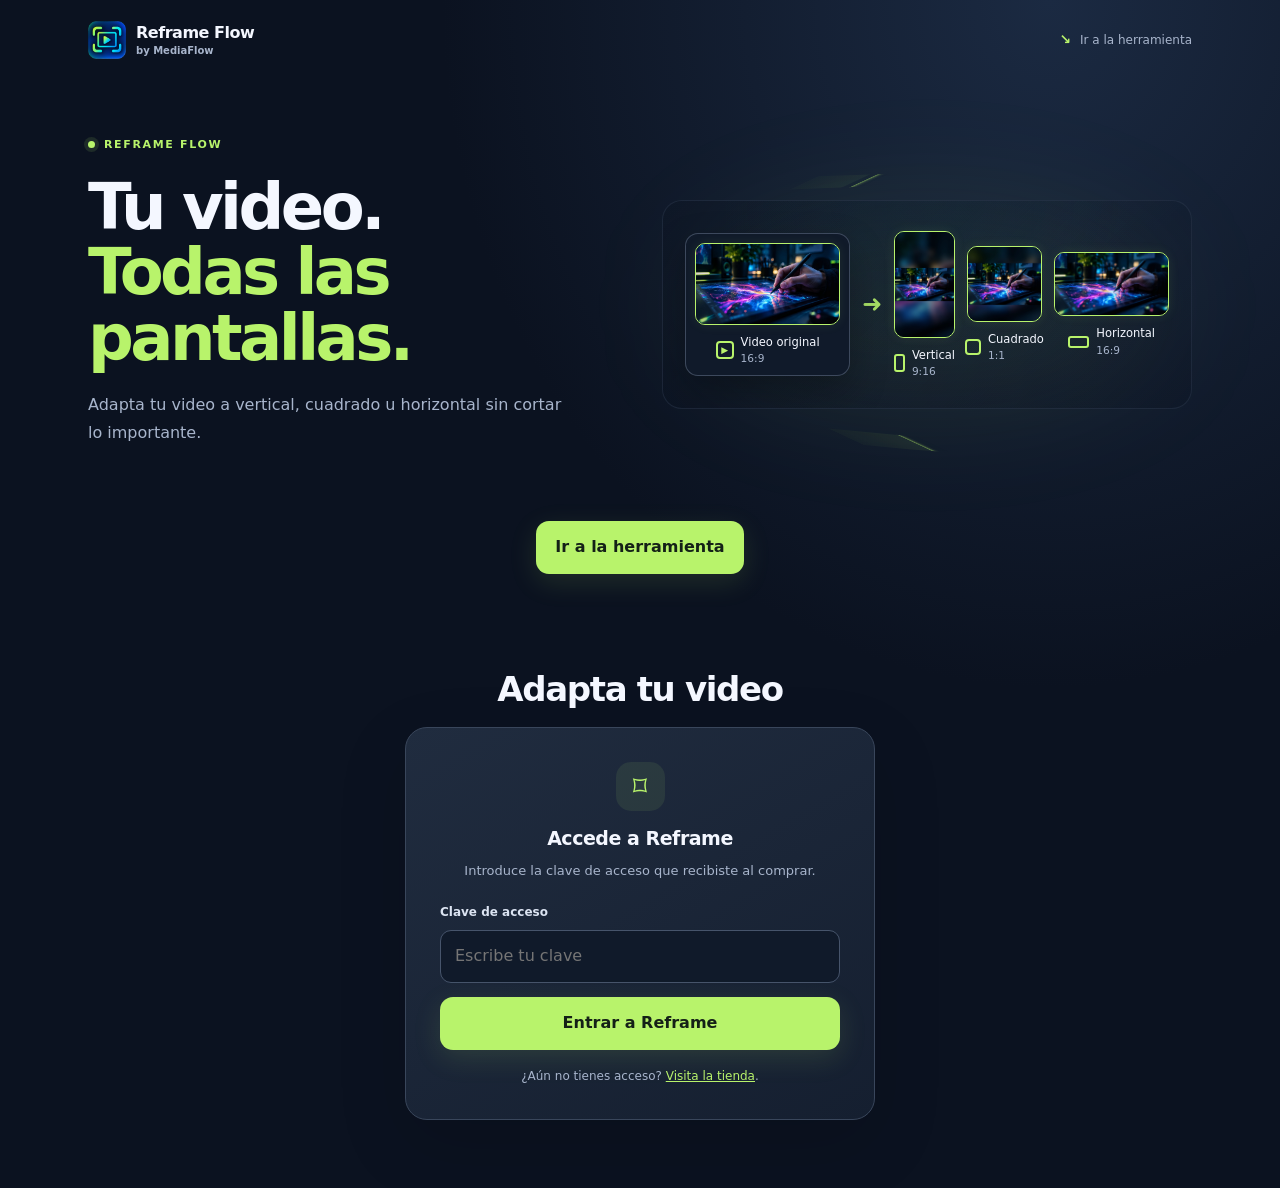
<file: index.html>
<!doctype html>
<html lang="es">
<head>
<meta charset="utf-8"><meta name="viewport" content="width=device-width,initial-scale=1,viewport-fit=cover"><meta name="theme-color" content="#0B1220"><meta name="description" content="Adapta tu video a vertical, cuadrado u horizontal sin cortar lo importante.">
<title>Reframe Flow by MediaFlow</title><meta name="color-scheme" content="dark"><link rel="icon" type="image/png" href="./reframe-flow-icon.png"><link rel="apple-touch-icon" href="./reframe-flow-icon.png"><link rel="stylesheet" href="./style.css">
</head>
<body>
<header class="topbar"><a class="brand" href="#inicio" aria-label="Reframe Flow inicio"><img class="brand-icon" src="./reframe-flow-icon.png" alt=""><span class="brand-name">Reframe Flow<small>by MediaFlow</small></span></a><a class="navlink" href="#herramienta"><span class="nav-arrow" aria-hidden="true">↘</span> Ir a la herramienta</a></header>
<main>
<section class="hero" id="inicio"><div class="hero-copy"><div class="eyebrow"><span class="pulse"></span> REFRAME FLOW</div><h1>Tu video.<br><span>Todas las pantallas.</span></h1><p class="hero-text">Adapta tu video a vertical, cuadrado u horizontal sin cortar lo importante.</p></div>
<div class="hero-art" aria-label="Ejemplo visual de adaptación de un video a varios formatos">
<div class="art-glow" aria-hidden="true"></div>
<div class="showcase-demo">
  <div class="showcase-frame showcase-original"><img src="./demo-original.webp" alt="Video original en formato horizontal"><div class="showcase-label"><span class="showcase-icon play-icon" aria-hidden="true">▶</span><span>Video original<small>16:9</small></span></div></div>
  <span class="showcase-arrow" aria-hidden="true">➜</span>
  <div class="showcase-frame showcase-vertical"><img src="./demo-vertical.webp" alt="Vista vertical del mismo video"><div class="showcase-label"><span class="showcase-icon vertical-icon" aria-hidden="true"></span><span>Vertical<small>9:16</small></span></div></div>
  <div class="showcase-frame showcase-square"><img src="./demo-square.webp" alt="Vista cuadrada del mismo video"><div class="showcase-label"><span class="showcase-icon square-icon" aria-hidden="true"></span><span>Cuadrado<small>1:1</small></span></div></div>
  <div class="showcase-frame showcase-horizontal"><img src="./demo-horizontal.webp" alt="Vista horizontal del mismo video"><div class="showcase-label"><span class="showcase-icon horizontal-icon" aria-hidden="true"></span><span>Horizontal<small>16:9</small></span></div></div>
</div></div><div class="hero-cta"><a class="btn primary" href="#herramienta">Ir a la herramienta</a></div></section>
<section class="tool-section" id="herramienta"><div class="tool-intro"><h2>Adapta tu video</h2></div>
<div id="locked" class="tool-panel access-panel"><div class="lock-icon">⌑</div><h3>Accede a Reframe</h3><p>Introduce la clave de acceso que recibiste al comprar.</p><form id="unlock"><label for="key">Clave de acceso</label><input id="key" type="password" autocomplete="current-password" placeholder="Escribe tu clave" required><button class="btn primary full" type="submit">Entrar a Reframe</button><p id="unlockMsg" class="message" role="status"></p></form><p class="access-help">¿Aún no tienes acceso? <a href="https://payhip.com/b/sxu7q" target="_blank" rel="noopener">Visita la tienda</a>.</p></div>
<div id="workspace" class="tool-panel hidden"><div class="panel-heading"><div><h3>Tu video</h3></div><span class="limit-pill">Un video</span></div><p class="helper">Elige tu video y adáptalo al encuadre que necesitas. Hasta 3 min 30 s.</p><label class="dropzone" for="files"><span class="upload-icon">↑</span><b>Seleccionar video</b><span>Elige un video desde tu dispositivo</span><small>Hasta 3 min 30 s</small><input id="files" type="file" accept="video/*,.mp4,.mov,.webm,.m4v,.mkv,.avi"></label><div id="filelist" class="filelist"><p class="empty-note">Todavía no has seleccionado un video.</p></div><div id="sourcePreviewWrap" class="source-preview-wrap hidden"><label>Video original</label><video id="sourcePreview" controls playsinline preload="metadata"></video></div>
<div class="divider"></div><section id="livePreviewWrap" class="live-preview-wrap hidden"><div class="live-preview-heading"><b>Elige cómo quieres tu video</b><small>Selecciona una opción para ver cómo quedará.</small></div><div id="livePreviewGrid" class="live-preview-grid" role="radiogroup" aria-label="Elige el encuadre del video"></div></section><input id="format" type="hidden" value="vertical">
<div class="name-field"><label for="outputName">Nombre del video <span>(opcional)</span></label><input id="outputName" type="text" maxlength="80" placeholder="Déjalo vacío para conservar el nombre original"><p class="helper">Añadiremos automáticamente vertical, cuadrado u horizontal al nombre.</p></div>
<details class="advanced-options"><summary>Ajustar encuadre (opcional)</summary><div class="crop-live-heading"><b>Vista previa en vivo</b></div><div class="crop-preview-card"><canvas id="cropEditor" width="360" height="540" aria-label="Vista previa del área útil del video"></canvas><p>Área útil del video · Lo que quede fuera se recortará</p></div><p class="helper">¿Ves bordes negros o necesitas cambiar el encuadre? Ajusta aquí la imagen. Si el video se ve bien, puedes dejar los valores en 0%. El fondo difuminado se adapta automáticamente.</p><div class="slider-control"><label for="horizontalCrop">Ajuste horizontal <span id="horizontalValue">0%</span></label><input id="horizontalCrop" type="range" min="0" max="40" value="0" step="1"><small>Recorta por igual desde ambos lados.</small></div><div class="slider-control"><label for="verticalCrop">Ajuste vertical <span id="verticalValue">0%</span></label><input id="verticalCrop" type="range" min="0" max="40" value="0" step="1"><small>Recorta por igual desde arriba y abajo.</small></div><div class="crop-actions"><button id="resetCrop" type="button" class="btn secondary">Restablecer</button></div></details><div id="progress" class="progress-wrap hidden"><div class="progress-top"><b id="progressText">Preparando tu video…</b><span id="pct">0%</span></div><div class="track"><div id="bar"></div></div><p id="detail" class="helper"></p></div><p id="status" class="message" role="status" aria-live="polite"></p><div class="actions"><button id="convert" class="btn primary full" disabled>Adaptar video</button><button id="cancel" class="btn secondary full hidden" type="button">Cancelar conversión</button><button id="logout" class="text-button" type="button">Cerrar acceso</button></div><div id="results" class="results hidden"></div><p class="privacy-note">Tus videos se procesan en tu dispositivo. Mantén esta página abierta y la pantalla encendida hasta que termine.</p></div></section>


</main>
<div id="cancelDialog" class="confirm-overlay hidden" role="dialog" aria-modal="true" aria-labelledby="cancelTitle"><div class="confirm-card"><h3 id="cancelTitle">¿Estás seguro de que quieres cancelar la conversión?</h3><p>Se descartará el video que se está creando.</p><div class="confirm-actions"><button id="confirmCancel" class="btn secondary" type="button">No, continuar</button><button id="confirmStop" class="btn primary" type="button">Sí, cancelar</button></div></div></div>
<script type="module" src="./app.js"></script>
</body></html>
</file>
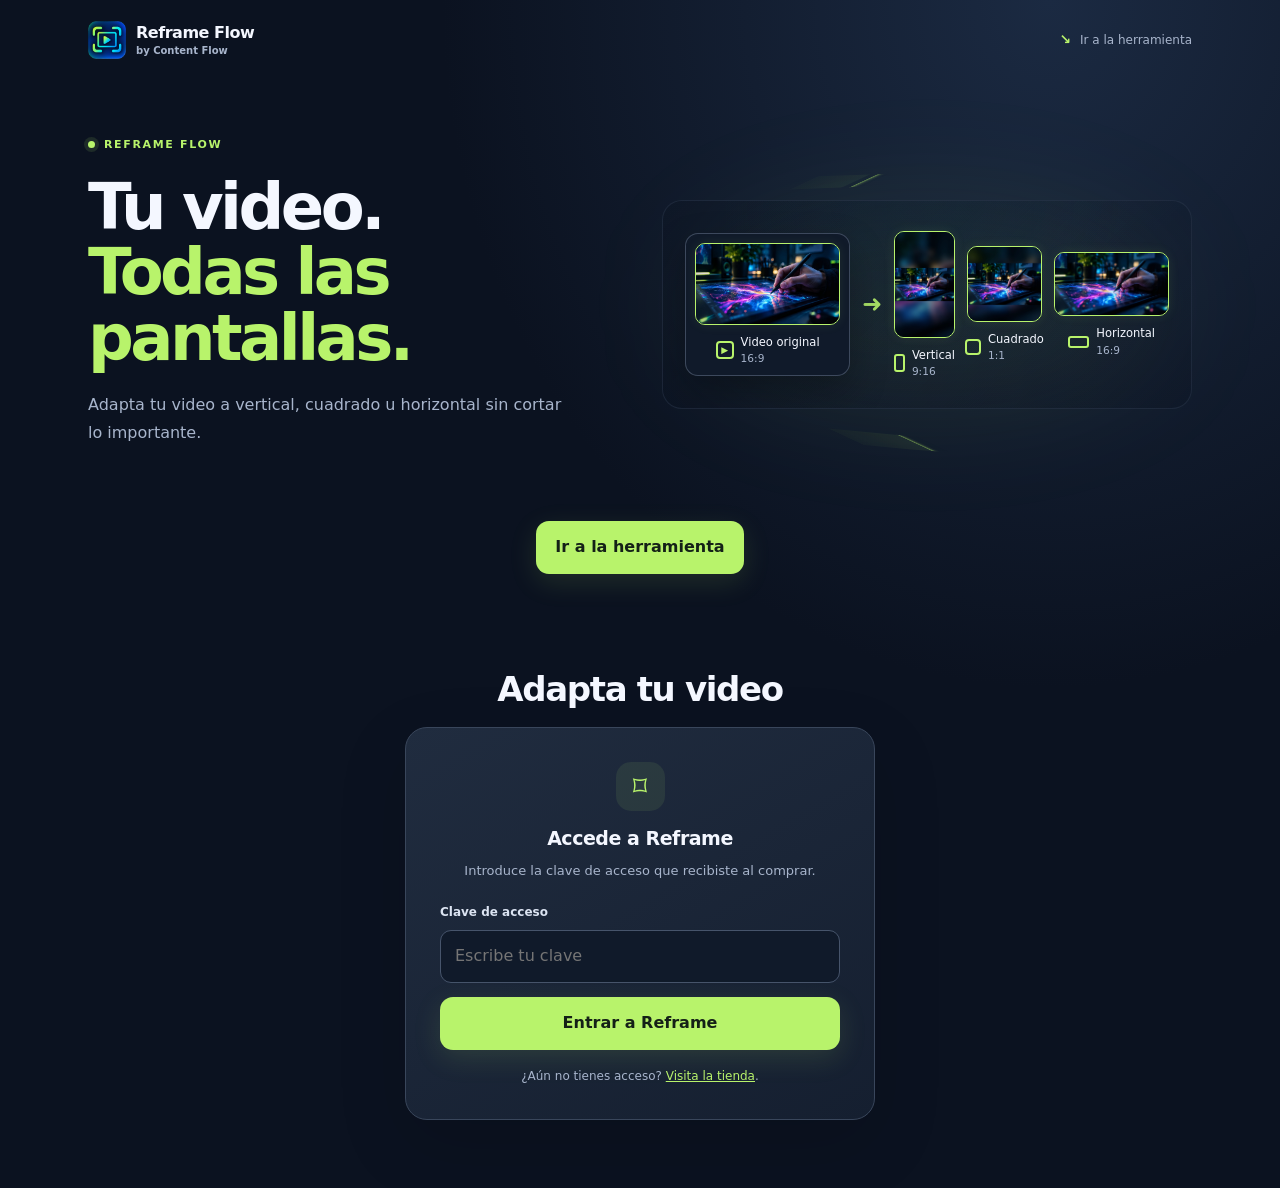
<file: index-backup.html>
<!doctype html>
<html lang="es">
<head>
<meta charset="utf-8"><meta name="viewport" content="width=device-width,initial-scale=1,viewport-fit=cover"><meta name="theme-color" content="#0B1220"><meta name="description" content="Adapta tu video a vertical, cuadrado u horizontal sin cortar lo importante.">
<title>Reframe Flow by Content Flow</title><meta name="color-scheme" content="dark"><link rel="icon" type="image/png" href="./reframe-flow-icon.png"><link rel="apple-touch-icon" href="./reframe-flow-icon.png"><link rel="stylesheet" href="./style.css">
</head>
<body>
<header class="topbar"><a class="brand" href="#inicio" aria-label="Reframe Flow inicio"><img class="brand-icon" src="./reframe-flow-icon.png" alt=""><span class="brand-name">Reframe Flow<small>by Content Flow</small></span></a><a class="navlink" href="#herramienta"><span class="nav-arrow" aria-hidden="true">↘</span> Ir a la herramienta</a></header>
<main>
<section class="hero" id="inicio"><div class="hero-copy"><div class="eyebrow"><span class="pulse"></span> REFRAME FLOW</div><h1>Tu video.<br><span>Todas las pantallas.</span></h1><p class="hero-text">Adapta tu video a vertical, cuadrado u horizontal sin cortar lo importante.</p></div>
<div class="hero-art" aria-label="Ejemplo visual de adaptación de un video a varios formatos">
<div class="art-glow" aria-hidden="true"></div>
<div class="showcase-demo">
  <div class="showcase-frame showcase-original"><img src="./demo-original.webp" alt="Video original en formato horizontal"><div class="showcase-label"><span class="showcase-icon play-icon" aria-hidden="true">▶</span><span>Video original<small>16:9</small></span></div></div>
  <span class="showcase-arrow" aria-hidden="true">➜</span>
  <div class="showcase-frame showcase-vertical"><img src="./demo-vertical.webp" alt="Vista vertical del mismo video"><div class="showcase-label"><span class="showcase-icon vertical-icon" aria-hidden="true"></span><span>Vertical<small>9:16</small></span></div></div>
  <div class="showcase-frame showcase-square"><img src="./demo-square.webp" alt="Vista cuadrada del mismo video"><div class="showcase-label"><span class="showcase-icon square-icon" aria-hidden="true"></span><span>Cuadrado<small>1:1</small></span></div></div>
  <div class="showcase-frame showcase-horizontal"><img src="./demo-horizontal.webp" alt="Vista horizontal del mismo video"><div class="showcase-label"><span class="showcase-icon horizontal-icon" aria-hidden="true"></span><span>Horizontal<small>16:9</small></span></div></div>
</div></div><div class="hero-cta"><a class="btn primary" href="#herramienta">Ir a la herramienta</a></div></section>
<section class="tool-section" id="herramienta"><div class="tool-intro"><h2>Adapta tu video</h2></div>
<div id="locked" class="tool-panel access-panel"><div class="lock-icon">⌑</div><h3>Accede a Reframe</h3><p>Introduce la clave de acceso que recibiste al comprar.</p><form id="unlock"><label for="key">Clave de acceso</label><input id="key" type="password" autocomplete="current-password" placeholder="Escribe tu clave" required><button class="btn primary full" type="submit">Entrar a Reframe</button><p id="unlockMsg" class="message" role="status"></p></form><p class="access-help">¿Aún no tienes acceso? <a href="https://payhip.com/PandaNotas" target="_blank" rel="noopener">Visita la tienda</a>.</p></div>
<div id="workspace" class="tool-panel hidden"><div class="panel-heading"><div><h3>Tu video</h3></div><span class="limit-pill">Un video</span></div><p class="helper">Elige tu video y adáptalo al encuadre que necesitas. Hasta 3 min 30 s.</p><label class="dropzone" for="files"><span class="upload-icon">↑</span><b>Seleccionar video</b><span>Elige un video desde tu dispositivo</span><small>Hasta 3 min 30 s</small><input id="files" type="file" accept="video/*,.mp4,.mov,.webm,.m4v,.mkv,.avi"></label><div id="filelist" class="filelist"><p class="empty-note">Todavía no has seleccionado un video.</p></div><div id="sourcePreviewWrap" class="source-preview-wrap hidden"><label>Video original</label><video id="sourcePreview" controls playsinline preload="metadata"></video></div>
<div class="divider"></div><section id="livePreviewWrap" class="live-preview-wrap hidden"><div class="live-preview-heading"><b>Elige cómo quieres tu video</b><small>Selecciona una opción para ver cómo quedará.</small></div><div id="livePreviewGrid" class="live-preview-grid" role="radiogroup" aria-label="Elige el encuadre del video"></div></section><input id="format" type="hidden" value="vertical">
<div class="name-field"><label for="outputName">Nombre del video <span>(opcional)</span></label><input id="outputName" type="text" maxlength="80" placeholder="Déjalo vacío para conservar el nombre original"><p class="helper">Añadiremos automáticamente vertical, cuadrado u horizontal al nombre.</p></div>
<details class="advanced-options"><summary>Ajustar encuadre (opcional)</summary><div class="crop-live-heading"><b>Vista previa en vivo</b></div><div class="crop-preview-card"><canvas id="cropEditor" width="360" height="540" aria-label="Vista previa del área útil del video"></canvas><p>Área útil del video · Lo que quede fuera se recortará</p></div><p class="helper">¿Ves bordes negros o necesitas cambiar el encuadre? Ajusta aquí la imagen. Si el video se ve bien, puedes dejar los valores en 0%. El fondo difuminado se adapta automáticamente.</p><div class="slider-control"><label for="horizontalCrop">Ajuste horizontal <span id="horizontalValue">0%</span></label><input id="horizontalCrop" type="range" min="0" max="40" value="0" step="1"><small>Recorta por igual desde ambos lados.</small></div><div class="slider-control"><label for="verticalCrop">Ajuste vertical <span id="verticalValue">0%</span></label><input id="verticalCrop" type="range" min="0" max="40" value="0" step="1"><small>Recorta por igual desde arriba y abajo.</small></div><div class="crop-actions"><button id="resetCrop" type="button" class="btn secondary">Restablecer</button></div></details><div id="progress" class="progress-wrap hidden"><div class="progress-top"><b id="progressText">Preparando tu video…</b><span id="pct">0%</span></div><div class="track"><div id="bar"></div></div><p id="detail" class="helper"></p></div><p id="status" class="message" role="status" aria-live="polite"></p><div class="actions"><button id="convert" class="btn primary full" disabled>Adaptar video</button><button id="cancel" class="btn secondary full hidden" type="button">Cancelar conversión</button><button id="logout" class="text-button" type="button">Cerrar acceso</button></div><div id="results" class="results hidden"></div><p class="privacy-note">Tus videos se procesan en tu dispositivo. Mantén esta página abierta y la pantalla encendida hasta que termine.</p></div></section>


</main>
<div id="cancelDialog" class="confirm-overlay hidden" role="dialog" aria-modal="true" aria-labelledby="cancelTitle"><div class="confirm-card"><h3 id="cancelTitle">¿Estás seguro de que quieres cancelar la conversión?</h3><p>Se descartará el video que se está creando.</p><div class="confirm-actions"><button id="confirmCancel" class="btn secondary" type="button">No, continuar</button><button id="confirmStop" class="btn primary" type="button">Sí, cancelar</button></div></div></div>
<script type="module" src="./app.js"></script>
</body></html>
</file>
<file: style.css>
:root{color-scheme:dark;--bg:#0b1220;--panel:#222d40;--panel2:#172235;--lime:#b8f36b;--text:#f4f7ff;--muted:#a8b5cc;--line:#344156;--danger:#ff9a9a;--good:#c8ff91;font-family:Inter,ui-sans-serif,system-ui,-apple-system,BlinkMacSystemFont,"Segoe UI",sans-serif}*{box-sizing:border-box}html{scroll-behavior:smooth;scroll-padding-top:78px}body{margin:0;background:radial-gradient(ellipse at 82% 0%,#1b2a42 0,transparent 38rem),var(--bg);color:var(--text);line-height:1.55}a{color:var(--lime);text-decoration:none}button,input,select{font:inherit}button{cursor:pointer}button:disabled{opacity:.5;cursor:not-allowed}.topbar,footer{max-width:1160px;margin:auto;padding:20px 28px;display:flex;align-items:center;justify-content:space-between;gap:20px}.topbar{height:80px}.brand{display:flex;align-items:center;gap:10px;color:var(--text);font-weight:800;letter-spacing:-.03em}.brand b{color:var(--lime)}.brand-icon{display:block;width:38px;height:38px;object-fit:contain;flex:0 0 auto}.brand-name{display:flex;flex-direction:column;line-height:1.1}.brand-name small{display:block;color:var(--muted);font-size:10px;font-weight:600;letter-spacing:0;margin-top:4px}.demo-original img{display:block;width:100%;height:auto;max-height:210px;object-fit:contain;object-position:center;background:#111c2c}.demo-original{min-width:0}.demo-original small{display:block;color:var(--muted);font-size:10px;margin-top:7px}.navlink{color:var(--muted);font-size:14px}.navlink span{color:var(--lime)}main{overflow:hidden}.hero{max-width:1160px;margin:auto;padding:56px 28px 64px;display:grid;grid-template-columns:1fr 1fr;gap:44px;align-items:center;min-height:510px}.eyebrow{font-size:11px;font-weight:800;letter-spacing:.15em;color:var(--lime);display:flex;align-items:center;gap:9px}.pulse,.art-dot{display:inline-block;width:7px;height:7px;border-radius:50%;background:var(--lime);box-shadow:0 0 0 4px #b8f36b1c}.hero h1{font-size:clamp(42px,5vw,66px);line-height:1.02;letter-spacing:-.055em;margin:22px 0 20px;max-width:620px}.hero h1 span,.section-heading h2 span{color:var(--lime)}.hero-text{max-width:510px;color:var(--muted);font-size:16px;line-height:1.75;margin:0 0 28px}.btn{border:0;border-radius:13px;padding:14px 19px;font-weight:800;display:inline-flex;align-items:center;justify-content:center;gap:24px;transition:transform .15s,filter .15s}.btn:active{transform:scale(.985)}.btn.primary{background:var(--lime);color:#142017;box-shadow:0 8px 28px #b8f36b20}.btn.primary:hover{filter:brightness(1.06)}.btn.secondary{background:#2b374b;border:1px solid var(--line);color:var(--text)}.btn.full{width:100%}.trust-row{display:flex;flex-wrap:wrap;gap:14px 20px;margin-top:22px;font-size:11px;color:#c1cde0}.trust-row i{font-style:normal;color:var(--lime);font-weight:900;margin-right:4px}.hero-art{position:relative;padding:38px 16px 22px;min-width:0}.art-glow{position:absolute;inset:12% 5%;background:#b8f36b15;filter:blur(60px);border-radius:50%}.art-label{position:relative;margin:0 0 14px 8px;color:var(--muted);font-size:10px;font-weight:800;letter-spacing:.13em;display:flex;align-items:center;gap:9px}.preview-grid{position:relative;display:flex;align-items:center;justify-content:center;gap:10px;height:300px}.preview{position:relative;overflow:hidden;border:1px solid #71809a75;border-radius:13px;background:#1a2637;box-shadow:0 20px 50px #0005}.preview img{position:absolute;z-index:1;width:100%;height:100%;object-fit:contain;object-position:center}.preview:after{content:"";position:absolute;z-index:0;inset:-12px;background:url("./hero-skate.webp") center/cover no-repeat;filter:blur(13px);transform:scale(1.08);opacity:.9}.preview:before{content:"";position:absolute;z-index:2;inset:0;background:linear-gradient(0deg,#06101d72,transparent 34%);pointer-events:none}.preview-vertical{height:250px;aspect-ratio:9/16}.preview-vertical img{object-position:43% center}.preview-square{height:198px;aspect-ratio:1}.preview-square img{object-position:46% center}.preview-wide{height:154px;aspect-ratio:16/9}.preview-wide img{object-position:center}.ratio{position:absolute;z-index:3;bottom:9px;left:10px;font-size:10px;font-weight:800;background:#0b1220d9;border:1px solid #ffffff30;padding:4px 7px;border-radius:6px}.art-caption{position:relative;display:flex;align-items:center;gap:12px;background:#172235e8;border:1px solid #344156;border-radius:13px;padding:14px 16px;margin:18px 4px 0;box-shadow:0 12px 35px #0002}.caption-check{display:grid;place-items:center;width:29px;height:29px;border-radius:50%;background:#b8f36b1a;color:var(--lime);font-weight:900}.art-caption b,.art-caption small{display:block}.art-caption b{font-size:12px}.art-caption small{font-size:11px;color:var(--muted);margin-top:2px}.format-section,.how-section,.faq-section{max-width:1100px;margin:auto;padding:52px 28px}.format-section{border-top:1px solid #34415680}.section-heading{display:flex;justify-content:space-between;align-items:end;gap:28px;margin-bottom:25px}.section-heading h2,.tool-intro h2,.how-section h2,.faq-section h2{font-size:clamp(28px,3vw,38px);letter-spacing:-.04em;line-height:1.15;margin:10px 0}.section-heading p{max-width:320px;color:var(--muted);font-size:13px;margin:0 0 4px}.format-cards{display:grid;grid-template-columns:repeat(3,1fr);gap:14px}.format-card{background:linear-gradient(140deg,#202c3f,#172235);border:1px solid var(--line);border-radius:16px;padding:20px;display:flex;align-items:center;gap:14px;min-width:0}.format-icon{width:43px;height:43px;display:grid;place-items:center;border-radius:12px;background:#b8f36b12;border:1px solid #b8f36b40;flex-shrink:0}.format-icon span{display:block;border:2px solid var(--lime);border-radius:3px}.icon-vertical span{width:13px;height:23px}.icon-square span{width:20px;height:20px}.icon-horizontal span{width:24px;height:14px}.format-card h3{font-size:15px;margin:0 0 3px}.format-card p{font-size:11px;color:var(--muted);margin:0}.format-ratio{margin-left:auto;font-size:11px;font-weight:800;color:var(--lime);background:#b8f36b13;padding:5px 7px;border-radius:6px}.tool-section{max-width:790px;margin:40px auto 0;padding:56px 24px 68px;scroll-margin-top:20px}.tool-intro{text-align:center;margin-bottom:26px}.tool-intro p{color:var(--muted);font-size:14px;margin:0}.tool-panel{background:linear-gradient(150deg,#202c3f,#151f30);border:1px solid #39465b;border-radius:22px;padding:clamp(20px,4vw,34px);box-shadow:0 24px 70px #0002}.access-panel{max-width:470px;margin:auto;text-align:center}.lock-icon{display:grid;place-items:center;margin:0 auto 13px;width:49px;height:49px;border-radius:15px;background:#b8f36b15;color:var(--lime);font-size:28px}.tool-panel h3{margin:0;font-size:19px;letter-spacing:-.025em}.access-panel>p{font-size:13px;color:var(--muted);margin:8px 0 22px}.access-panel form{text-align:left}.tool-panel label{display:block;font-size:12px;font-weight:700;color:#dce4f2}.tool-panel input[type=password],.tool-panel select{display:block;width:100%;border:1px solid #46546b;border-radius:11px;background:#101a2a;color:var(--text);padding:13px 14px;margin:8px 0 14px;outline:none}.tool-panel input:focus,.tool-panel select:focus{border-color:var(--lime);box-shadow:0 0 0 3px #b8f36b19}.access-help{font-size:12px!important;margin:17px 0 0!important}.access-help a{text-decoration:underline}.hidden{display:none!important}.panel-heading{display:flex;align-items:center;justify-content:space-between;gap:12px;margin-bottom:12px}.step-tag{font-size:9px;letter-spacing:.14em;color:var(--lime);font-weight:900;display:block;margin-bottom:5px}.limit-pill{font-size:10px;color:var(--muted);border:1px solid var(--line);padding:6px 9px;border-radius:20px;white-space:nowrap}.helper{font-size:12px;color:var(--muted);margin:0 0 16px;line-height:1.6}.dropzone{border:1px dashed #63738c;background:#101a2a80;border-radius:15px;min-height:158px;display:flex!important;flex-direction:column;align-items:center;justify-content:center;gap:5px;text-align:center;padding:18px;cursor:pointer;transition:border .2s,background .2s}.dropzone:hover{border-color:var(--lime);background:#b8f36b08}.upload-icon{width:33px;height:33px;border-radius:10px;background:#b8f36b17;color:var(--lime);font-size:23px;display:grid;place-items:center;margin-bottom:4px}.dropzone b{font-size:13px}.dropzone>span:not(.upload-icon){font-size:11px;color:var(--muted);font-weight:400}.dropzone small{font-size:10px;color:#8493aa;margin-top:4px}.dropzone input{position:absolute;width:1px;height:1px;opacity:0;pointer-events:none}.filelist{margin-top:10px}.empty-note{font-size:11px;color:#8290a6;text-align:center;margin:13px 0}.file-row,.result-row{display:flex;align-items:center;gap:12px;justify-content:space-between;border:1px solid #344156;background:#111c2c;border-radius:10px;padding:10px 12px;margin-top:7px;font-size:11px;min-width:0}.file-name{overflow-wrap:anywhere;min-width:0}.file-size{color:var(--muted);white-space:nowrap}.divider{height:1px;background:#344156;margin:24px 0}.choice-list{display:grid;gap:9px}.choice{display:flex!important;align-items:center;gap:12px;padding:13px;border:1px solid #3a485e;border-radius:12px;background:#131e2f;cursor:pointer}.choice.selected{border-color:var(--lime);background:#b8f36b0b}.choice input{position:absolute;opacity:0;pointer-events:none}.radio-mark{width:17px;height:17px;border:1px solid #73819a;border-radius:50%;flex-shrink:0;display:grid;place-items:center}.choice.selected .radio-mark{border-color:var(--lime)}.choice.selected .radio-mark:after{content:"";width:9px;height:9px;border-radius:50%;background:var(--lime)}.choice-copy{flex:1;min-width:0}.choice-copy b,.choice-copy small{display:block}.choice-copy b{font-size:12px;color:var(--text)}.choice-copy small{font-size:10px;color:var(--muted);font-weight:400;margin-top:2px}.choice-count{color:var(--lime);font-size:11px;font-weight:900}.single-format{margin-top:13px}.single-format select{margin-bottom:0}.note-card{display:flex;gap:10px;padding:12px 14px;border:1px solid #344156;border-radius:11px;background:#121d2d;margin:15px 0}.note-card>span{color:var(--lime)}.note-card p{margin:0;font-size:11px;color:#bdc9dc;line-height:1.6}.progress-wrap{margin:18px 0}.progress-top{display:flex;justify-content:space-between;gap:12px;font-size:11px;margin-bottom:8px}.progress-top span{color:var(--lime);font-weight:800}.track{height:7px;border-radius:20px;background:#344156;overflow:hidden}.track div{height:100%;width:0;background:var(--lime);border-radius:20px;transition:width .2s}.message{font-size:12px;line-height:1.5;margin:12px 0;color:var(--muted);overflow-wrap:anywhere}.message.error{color:var(--danger)}.message.success{color:var(--good)}.actions{display:grid;gap:9px;margin-top:15px}.actions .secondary{width:100%;padding:11px}.text-button{background:none;border:0;color:var(--muted);font-size:11px;padding:8px}.text-button:hover{color:var(--text)}.results{margin-top:22px;padding-top:18px;border-top:1px solid var(--line)}.results h3{margin-bottom:10px}.result-row{align-items:flex-start}.result-info{min-width:0;overflow-wrap:anywhere}.result-info small{display:block;color:var(--muted);margin-top:3px}.result-row a{white-space:nowrap;font-weight:800;font-size:11px}.zip-button{width:100%;margin-top:12px}.privacy-note{display:flex;gap:8px;color:#9eacc2;font-size:10px;line-height:1.6;margin:18px 0 0}.privacy-note span{color:var(--lime)}.how-section{border-top:1px solid #34415680}.how-section h2{margin-bottom:28px}.steps{display:grid;grid-template-columns:repeat(3,1fr);gap:22px}.steps article{border-left:1px solid #3a485e;padding:0 16px}.steps article>span{font-size:11px;color:var(--lime);font-weight:900}.steps h3{font-size:15px;margin:9px 0 5px}.steps p{font-size:12px;color:var(--muted);margin:0}.faq-section{max-width:790px;border-top:1px solid #34415680}.faq-section h2{margin-bottom:20px}.faq-section details{border-bottom:1px solid #344156;padding:15px 0}.faq-section summary{cursor:pointer;font-size:13px;font-weight:750;list-style:none;display:flex;justify-content:space-between;gap:16px}.faq-section summary:after{content:"+";color:var(--lime);font-size:18px;line-height:1}.faq-section details[open] summary:after{content:"−"}.faq-section details p{font-size:12px;color:var(--muted);line-height:1.7;margin:12px 0 3px}footer{border-top:1px solid #34415680;font-size:11px;color:var(--muted);padding-top:22px;padding-bottom:28px}footer .brand{font-size:13px}footer .brandmark{width:27px;height:27px;font-size:15px;border-radius:8px}footer>a:last-child{font-weight:700}
@media(max-width:760px){.topbar,footer{padding-left:20px;padding-right:20px}.topbar{height:68px}.hero{grid-template-columns:1fr;gap:18px;padding:42px 22px 40px;min-height:auto}.hero h1{font-size:clamp(43px,10vw,58px);margin-top:18px}.hero-text{font-size:14px}.hero-art{padding:18px 2px 8px}.preview-grid{height:245px;gap:7px}.preview-vertical{height:220px}.preview-square{height:172px}.preview-wide{height:130px}.art-caption{margin-top:13px}.format-section,.how-section,.faq-section{padding:40px 22px}.section-heading{display:block}.section-heading p{margin-top:12px}.format-cards{grid-template-columns:1fr;gap:9px}.format-card{padding:14px 16px}.tool-section{padding:42px 15px 48px;margin-top:8px}.tool-panel{border-radius:17px}.steps{grid-template-columns:1fr;gap:20px}.steps article{padding:0 0 0 14px}.faq-section{padding-bottom:44px}footer{flex-wrap:wrap}footer>span{order:3;flex-basis:100%}}
@media(max-width:380px){.hero{padding-left:17px;padding-right:17px}.hero h1{font-size:40px}.trust-row{gap:9px 12px}.preview-grid{height:205px}.preview-vertical{height:190px}.preview-square{height:150px}.preview-wide{height:110px}.tool-section{padding-left:10px;padding-right:10px}.tool-panel{padding:18px}.format-card{gap:10px}.format-card p{font-size:10px}}
\n/* V3: tighter hero spacing and reliable preview ratios on narrow screens */\n.hero{padding-top:42px}\n.preview-grid{min-height:280px}\n@media(max-width:720px){.hero{padding-top:30px}.hero h1{margin-top:14px;font-size:clamp(37px,10vw,52px);overflow-wrap:normal}.preview-grid{height:250px;gap:7px}.preview-vertical{height:210px}.preview-square{height:166px}.preview-wide{height:94px}.hero-art{min-width:0}}\n
/* V5 — Virelo: single-video workflow, removable selection, previews and advanced background crop */
.brandmark{background:var(--lime);color:#101a24}
.file-row{gap:10px}.file-name{flex:1}.remove-file{flex-shrink:0;border:1px solid #526078;background:#263349;color:var(--text);width:31px;height:31px;border-radius:9px;font-size:22px;line-height:1}.remove-file:hover{border-color:var(--danger);color:var(--danger)}
.source-preview-wrap{margin-top:14px;padding:12px;border:1px solid var(--line);border-radius:12px;background:#101a2a}.source-preview-wrap label{margin-bottom:8px}.source-preview-wrap video{display:block;width:100%;max-height:340px;background:#05080e;border-radius:8px}
.advanced-options{margin:18px 0 6px;border:1px solid #39465b;border-radius:12px;background:#121d2d;padding:13px}.advanced-options summary{cursor:pointer;font-size:12px;font-weight:800;color:var(--lime);list-style:none;display:flex;justify-content:space-between;gap:10px}.advanced-options summary:after{content:"+";font-size:17px}.advanced-options[open] summary:after{content:"−"}.advanced-options .helper{margin:12px 0}.crop-grid{display:grid;grid-template-columns:1fr 1fr;gap:14px}.crop-grid label{font-size:11px!important}.crop-grid label span{float:right;color:var(--lime)}.crop-grid input[type=range]{display:block;width:100%;accent-color:var(--lime);margin:10px 0 0}.result-grid{display:grid;grid-template-columns:repeat(auto-fit,minmax(160px,1fr));gap:12px;margin-top:14px}.result-card{min-width:0;padding:10px;border:1px solid var(--line);border-radius:13px;background:#111c2c;display:flex;flex-direction:column;gap:8px}.result-preview{width:100%;aspect-ratio:9/12;object-fit:contain;background:#05080e;border-radius:8px;max-height:300px}.result-card b{font-size:12px}.result-card small{font-size:10px;color:var(--muted);overflow-wrap:anywhere}.download-link{font-size:11px;padding:10px 8px;width:100%;gap:6px}.result-card .btn.secondary{justify-content:center}.actions .full{width:100%}
@media(max-width:420px){.crop-grid{grid-template-columns:1fr}.result-grid{grid-template-columns:1fr}.result-preview{aspect-ratio:auto;max-height:360px}.result-card{display:grid;grid-template-columns:92px minmax(0,1fr);align-items:center}.result-preview{grid-row:span 3;width:92px;height:120px}.result-card .download-link{grid-column:2}.result-card small{font-size:9px}}

/* V5.1 — original-to-three-results demo and live result preview */
.demo-flow{position:relative;display:flex;align-items:center;gap:9px;min-width:0}
.demo-original,.showcase-original{position:relative;flex:0 0 105px;min-width:0;border:1px solid #71809a75;border-radius:13px;background:#101a2a;padding:7px;box-shadow:0 16px 36px #0004}
.demo-original img,.showcase-original img{display:block;width:100%;height:150px;object-fit:cover;object-position:center;border-radius:8px}
.demo-original small,.showcase-original b{display:block;font-size:10px;color:var(--muted);margin:7px 2px 2px}
.demo-label{display:block;color:var(--lime);font-size:9px;font-weight:900;letter-spacing:.12em;margin:0 0 7px 2px}
.demo-arrow,.showcase-arrow{color:var(--lime);font-size:24px;font-weight:800;flex:0 0 auto}
.hero-art .preview-grid{flex:1;min-width:0;gap:6px;height:245px}
.hero-art .preview-vertical{height:204px}.hero-art .preview-square{height:160px}.hero-art .preview-wide{height:102px}
.format-section{padding-top:42px;padding-bottom:44px}
.showcase-flow{display:flex;align-items:center;gap:14px}
.showcase-original{flex-basis:140px;padding:9px}
.showcase-original img{height:160px}
.showcase-original b{font-size:11px;color:var(--text)}
.format-cards{flex:1;min-width:0;display:grid;grid-template-columns:repeat(3,minmax(0,1fr));gap:10px}
.format-card{padding:11px;display:flex;flex-direction:column;align-items:stretch;gap:8px;position:relative}
.format-thumb{height:115px;display:flex;align-items:center;justify-content:center;overflow:hidden;border-radius:8px;background:#0a111d;position:relative}
.format-thumb img{height:100%;width:100%;object-fit:cover;filter:blur(0);}
.thumb-vertical{height:140px}.thumb-vertical img{object-fit:cover}.thumb-square{aspect-ratio:1;height:auto}.thumb-horizontal{height:78px;margin-top:auto;margin-bottom:auto}
.format-card>div:nth-child(2){padding-right:0}.format-card h3{font-size:13px}.format-card p{font-size:10px;min-height:28px}.format-ratio{margin:0;align-self:flex-start}
.live-preview-wrap{margin:18px 0;padding:14px;border:1px solid #39465b;border-radius:13px;background:#111c2c}
.live-preview-heading{display:flex;justify-content:space-between;gap:8px;align-items:center;font-size:12px}.live-preview-heading span{color:var(--lime);font-size:10px}
.live-preview-grid{display:grid;grid-template-columns:repeat(3,minmax(0,1fr));gap:9px;margin-top:12px}
.live-preview-card{min-width:0;text-align:center}.live-preview-card canvas{display:block;width:100%;max-height:230px;object-fit:contain;background:#05080e;border-radius:7px;border:1px solid #3c4a60}
.live-preview-card span{display:block;font-size:10px;color:var(--muted);margin-top:6px}.inactive-preview{opacity:.35}
@media(max-width:760px){.demo-flow{gap:6px}.demo-original{flex-basis:78px;padding:5px}.demo-original img{height:118px}.hero-art .preview-grid{height:205px}.hero-art .preview-vertical{height:178px}.hero-art .preview-square{height:136px}.hero-art .preview-wide{height:88px}.demo-arrow{font-size:18px}.showcase-flow{gap:8px;align-items:stretch}.showcase-original{flex-basis:90px;padding:6px}.showcase-original img{height:120px}.format-cards{gap:6px}.format-card{padding:7px;gap:6px}.format-thumb{height:78px}.thumb-vertical{height:100px}.thumb-horizontal{height:52px}.format-card h3{font-size:11px}.format-card p{font-size:9px;min-height:30px}.format-ratio{font-size:9px;padding:4px 5px}.live-preview-grid{gap:6px}.live-preview-card canvas{max-height:160px}}
@media(max-width:430px){.demo-original{flex-basis:70px}.demo-original img{height:105px}.hero-art .preview-grid{height:180px}.hero-art .preview-vertical{height:154px}.hero-art .preview-square{height:118px}.hero-art .preview-wide{height:75px}.showcase-original{flex-basis:75px}.showcase-original img{height:100px}.format-thumb{height:62px}.thumb-vertical{height:80px}.thumb-horizontal{height:42px}.format-card p{font-size:8px}.format-ratio{font-size:8px}.live-preview-heading{align-items:flex-start;flex-direction:column}.live-preview-card canvas{max-height:125px}}

/* Virelo V5.2 — visual-first, minimal creator workflow */
.navlink{font-size:12px}
.hero{padding-bottom:30px}
.hero-text{max-width:490px}
.trust-row span:last-child{display:none}
.tool-section{padding-top:26px}
.tool-intro{margin-bottom:18px}
.tool-intro h2{font-size:clamp(25px,4vw,34px);margin:0}
.tool-intro p{display:none}
.step-tag{display:none}
.panel-heading h3{margin-top:0}
.live-preview-wrap{margin:22px 0 18px;padding:16px;background:#0d1726;border-color:#344156}
.live-preview-heading{font-size:15px;margin-bottom:12px}
.live-preview-grid{grid-template-columns:repeat(3,minmax(0,1fr));gap:14px;align-items:end}
.live-preview-card{min-width:0;padding:8px;border:1px solid #344156;border-radius:12px;background:#101b2b}
.live-preview-card canvas{width:100%;height:auto;max-height:none;object-fit:contain;border:0;background:#05080e;border-radius:7px}
.live-preview-card span{font-size:12px;color:#f4f7ff;font-weight:700;margin-top:9px}
.advanced-options{margin:20px 0 12px}
.advanced-options summary{font-size:14px;min-height:24px;align-items:center}
.advanced-options .helper{font-size:12px;line-height:1.55}
.crop-editor-wrap{width:100%;max-width:700px;margin:12px auto 0;overflow:hidden;border-radius:10px;background:#05080e;border:1px solid #3a485e;touch-action:none}
#cropEditor{display:block;width:100%;height:auto;touch-action:none;cursor:crosshair}
.crop-actions{display:flex;justify-content:flex-end;margin-top:10px}
.name-field{margin:18px 0 8px}
.name-field>label{display:block;font-size:13px;font-weight:750;margin-bottom:8px}
.name-field>label span{color:var(--muted);font-weight:400}
.name-field input{width:100%;background:#101b2b;border:1px solid #3a485e;border-radius:10px;color:var(--text);padding:13px;font:inherit;font-size:13px;outline:none}
.name-field input:focus{border-color:var(--lime)}
.name-field .helper{margin:6px 0 0;font-size:10px}
.privacy-note{font-size:11px}
/* No extra explanatory footer/FAQ/steps: the demonstration carries the message. */
.how-section,.faq-section,footer,.format-section{display:none!important}
@media(max-width:760px){
 .hero{padding:28px 18px 28px;gap:10px}
 .hero h1{font-size:clamp(36px,9vw,50px)}
 .hero-text{font-size:13px}
 .hero-art{padding-top:8px}
 .live-preview-grid{grid-template-columns:1fr;gap:12px}
 .live-preview-card{display:grid;grid-template-columns:minmax(0,1fr) auto;align-items:center;gap:10px;padding:10px}
 .live-preview-card canvas{max-height:300px;width:auto;max-width:100%;justify-self:center}
 .live-preview-card span{min-width:76px;text-align:left;margin:0}
 .tool-section{padding:30px 12px 40px}
 .tool-panel{padding:18px}
}
@media(max-width:420px){.live-preview-card canvas{max-height:260px}.hero{padding-left:15px;padding-right:15px}.trust-row{gap:8px 12px}}

/* Reframe V1 — controls centered and mobile-friendly */
.slider-control{margin:16px 0;display:grid;gap:8px}.slider-control label{display:flex;justify-content:space-between;gap:10px;font-size:13px;font-weight:750}.slider-control label span{color:var(--lime)}.slider-control input[type=range]{width:100%;accent-color:var(--lime);min-height:28px}.slider-control small{font-size:11px;color:var(--muted)}.crop-editor-wrap{display:none!important}.advanced-options summary{cursor:pointer}.result-card{display:grid;gap:10px;border:1px solid #344156;background:#111c2c;border-radius:12px;padding:12px;margin-top:12px}.result-preview{width:100%;max-height:420px;background:#05080e;border-radius:8px}.download-link{text-align:center;display:block;text-decoration:none}.results h3{font-size:20px}.results .result-grid{display:grid;grid-template-columns:minmax(0,1fr);gap:10px}.privacy-note{align-items:flex-start}

.confirm-overlay{position:fixed;inset:0;z-index:1000;background:#050912cc;display:grid;place-items:center;padding:20px}.confirm-overlay.hidden{display:none}.confirm-card{width:min(100%,420px);padding:22px;border:1px solid #3a485e;border-radius:16px;background:#172337;box-shadow:0 20px 80px #0008}.confirm-card h3{font-size:18px;line-height:1.4;margin:0 0 10px}.confirm-card p{font-size:13px;color:var(--muted);line-height:1.5}.confirm-actions{display:flex;gap:10px;margin-top:20px}.confirm-actions button{flex:1;min-width:0}

/* ContentFlow Reframe V3 — tarjetas seleccionables con la paleta oscura original */
.live-preview-wrap{margin:18px 0 22px;padding:0;border:0;border-radius:0;background:transparent}
.live-preview-heading{display:flex;flex-direction:column;align-items:flex-start;gap:3px;margin-bottom:13px;color:var(--text);font-size:19px}
.live-preview-heading small{font-size:12px;font-weight:400;color:var(--muted)}
.live-preview-grid{display:grid;grid-template-columns:repeat(3,minmax(0,1fr));gap:14px;margin-top:0;align-items:stretch}
.live-preview-card{position:relative;display:flex!important;flex-direction:column;align-items:stretch;gap:0;width:100%;min-width:0;text-align:left;padding:10px;border:1px solid var(--line);border-radius:14px;background:var(--panel);color:var(--text);cursor:pointer;transition:border-color .15s,box-shadow .15s,transform .15s;appearance:none;font:inherit}
.live-preview-card:hover{border-color:var(--lime);transform:translateY(-1px)}
.live-preview-card.selected{border:2px solid var(--lime);padding:9px;box-shadow:0 0 0 3px #b8f36b12;background:#26354a}
.live-preview-card:focus-visible{outline:3px solid var(--lime);outline-offset:3px}
.live-preview-card .format-image-wrap{display:flex;align-items:center;justify-content:center;min-height:120px;width:100%;overflow:hidden;border-radius:8px;background:#172235}
.live-preview-card canvas{display:block;width:100%;height:auto;max-height:220px;object-fit:contain;border:0;border-radius:8px;background:#172235}
.live-preview-card[data-key="vertical"] canvas{aspect-ratio:9/16}
.live-preview-card[data-key="square"] canvas{aspect-ratio:1/1}
.live-preview-card[data-key="landscape"] canvas{aspect-ratio:16/9}
.live-preview-card .format-card-copy{display:flex;flex-direction:column;align-items:flex-start;gap:3px;margin:11px 3px 3px;min-width:0;text-align:left}
.live-preview-card .format-card-copy b{font-size:15px;line-height:1.3;color:var(--text)}
.live-preview-card .format-ratio{font-size:12px;font-weight:700;color:var(--lime)}
.live-preview-card .format-platforms{font-size:11px;line-height:1.4;color:var(--muted);overflow-wrap:anywhere}
.live-preview-card .format-desc{font-size:11px;line-height:1.45;color:var(--muted);font-weight:400}
.live-preview-card .format-check{display:none;position:absolute;right:17px;top:17px;width:24px;height:24px;border-radius:50%;background:var(--lime);color:#101a24;align-items:center;justify-content:center;font-size:14px;font-weight:900;box-shadow:0 2px 8px #0004}
.live-preview-card.selected .format-check{display:flex}
#workspace .advanced-options{border:1px solid var(--line);border-radius:12px;padding:13px 15px;color:var(--text);background:var(--panel2)}
#workspace .advanced-options summary{font-size:13px;font-weight:750;color:var(--text)}
#workspace .advanced-options .slider-control label span{color:var(--lime)}
#workspace .advanced-options input[type=range]{accent-color:var(--lime)}
#workspace .source-preview-wrap video{max-height:420px}
@media(max-width:760px){
 #workspace.tool-panel{padding:17px;border-radius:17px}
 .live-preview-heading{font-size:17px}
 .live-preview-grid{grid-template-columns:1fr;gap:10px}
 .live-preview-card{display:grid!important;grid-template-columns:minmax(88px,34%) minmax(0,1fr);grid-template-rows:auto;align-items:center;gap:12px;padding:10px}
 .live-preview-card.selected{padding:9px}
 .live-preview-card .format-image-wrap{min-height:100px;height:116px;display:flex;align-items:center;justify-content:center}
 .live-preview-card canvas{width:100%;height:100%;max-height:116px;object-fit:contain}
 .live-preview-card .format-card-copy{margin:0 24px 0 0;gap:4px}
 .live-preview-card .format-card-copy b{font-size:14px}
 .live-preview-card .format-platforms{font-size:10px}
 .live-preview-card .format-desc{font-size:10px}
 .live-preview-card .format-check{right:10px;top:10px;width:21px;height:21px}
 #workspace .source-preview-wrap video{max-height:300px}
}
@media(max-width:360px){.live-preview-card{grid-template-columns:82px minmax(0,1fr);gap:9px;padding:8px}.live-preview-card.selected{padding:7px}.live-preview-card .format-image-wrap{height:100px;min-height:100px}.live-preview-card canvas{max-height:100px}.live-preview-card .format-card-copy b{font-size:13px}}

/* Reframe V4: live crop preview, matching the approved dark mobile mockup */
.crop-live-heading{margin:14px 0 10px;color:var(--lime);font-size:13px;font-weight:800}
.crop-preview-card{background:#222d40;border-radius:16px;padding:14px;display:flex;flex-direction:column;align-items:center;gap:10px;overflow:hidden}
#cropEditor{display:block!important;width:auto;height:auto;max-width:100%;max-height:62vh;aspect-ratio:2/3;border-radius:18px;background:#0b1220;touch-action:pan-y;cursor:default}
.crop-preview-card p{margin:0;text-align:center;color:var(--muted);font-size:12px;line-height:1.45}
@media(min-width:700px){#cropEditor{max-height:520px}.crop-preview-card{padding:20px}}

/* During rendering, freeze every setting that could change the current job. */
#workspace.is-rendering .live-preview-card{pointer-events:none;cursor:not-allowed;opacity:.58;}
#workspace.is-rendering .live-preview-card.selected{opacity:1;}
#workspace.is-rendering .advanced-options summary{pointer-events:none;cursor:not-allowed;opacity:.55}
#workspace.is-rendering .advanced-options{pointer-events:none}
#workspace.is-rendering .actions .text-button{pointer-events:none;opacity:.4}
#workspace.is-rendering .file-row .remove-file{pointer-events:none}
#workspace.is-rendering .dropzone{pointer-events:none;opacity:.55;}
#workspace.is-rendering .source-preview-wrap video{pointer-events:none;}
#workspace.is-rendering input[type="range"]{opacity:.45;}
#workspace.is-rendering .name-field{opacity:.7;}

/* Hero demonstration: one consistent, navy-and-lime visual explaining the three aspect ratios. */
.hero-demo-image{display:block;width:100%;height:auto;aspect-ratio:16/9;object-fit:contain;border:1px solid #344156;border-radius:18px;background:#0b1220;box-shadow:0 18px 50px #0003;}
.hero-art{min-width:0;}

/* Resultado: miniatura estática, sin controles de reproducción */
.result-thumbnail{display:block;width:100%;height:auto;max-height:300px;aspect-ratio:16/9;object-fit:contain;object-position:center;background:#05080e;border-radius:8px;pointer-events:none;user-select:none;-webkit-user-drag:none}
@media(max-width:420px){.result-thumbnail{grid-row:span 3;width:92px;height:120px;aspect-ratio:auto;object-fit:contain}.result-card{grid-template-columns:92px minmax(0,1fr)}}


/* V13 final polish based on the user's working V12. */
.navlink .nav-arrow{display:inline-block;color:var(--lime);font-size:1.15em;font-weight:900;margin-right:5px;transition:transform .18s ease}
.navlink:hover .nav-arrow{transform:translate(2px,2px)}
.hero{grid-template-columns:1fr 1fr;align-items:center}
.hero-cta{grid-column:1 / -1;display:flex;justify-content:center;margin-top:2px}
@media(max-width:760px){.hero{grid-template-columns:1fr}.hero-art{grid-row:2}.hero-cta{grid-row:3;justify-content:stretch}.hero-cta .btn{width:100%}}
/* During conversion the frozen source preview is visibly intentional, while progress and cancel remain interactive. */
#workspace.is-rendering .source-preview-wrap{position:relative}
#workspace.is-rendering .source-preview-wrap:after{content:"Adaptando video…";position:absolute;inset:27px 0 0;display:flex;align-items:center;justify-content:center;text-align:center;padding:16px;color:var(--text);font-weight:800;font-size:13px;letter-spacing:.01em;background:linear-gradient(135deg,rgba(11,18,32,.72),rgba(34,45,64,.84));border:1px solid rgba(184,243,107,.38);border-radius:12px;backdrop-filter:blur(3px);pointer-events:none}
#workspace.is-rendering .file-row,#workspace.is-rendering .live-preview-grid,#workspace.is-rendering .crop-preview-card{opacity:.72}
#workspace.is-rendering .dropzone{filter:saturate(.55)}
#workspace.is-rendering .progress-wrap{border:1px solid rgba(184,243,107,.3);border-radius:12px;padding:14px;background:rgba(184,243,107,.045)}


/* V15: seamless hero showcase with native crisp labels and balanced vertical spacing. */
.hero-art{position:relative;isolation:isolate;padding:24px 0 26px;min-width:0;}
.hero-art::before,.hero-art::after{content:"";position:absolute;z-index:-1;pointer-events:none;left:-12%;right:-12%;height:24%;opacity:.7;filter:drop-shadow(0 0 9px #b8f36b20);}
.hero-art::before{top:-13%;background:linear-gradient(155deg,transparent 37%,#b8f36b08 37.2%,#b8f36b14 43%,transparent 43.3%),linear-gradient(155deg,transparent 44%,#b8f36b9a 44.2%,#b8f36b20 44.6%,transparent 45%);clip-path:polygon(0 65%,28% 57%,55% 48%,75% 22%,100% 0,100% 28%,76% 47%,55% 66%,28% 77%,0 83%);}
.hero-art::after{bottom:-13%;background:linear-gradient(25deg,transparent 40%,#b8f36b0b 40.2%,#b8f36b18 47%,transparent 47.3%),linear-gradient(25deg,transparent 47%,#b8f36b9a 47.2%,#b8f36b18 47.6%,transparent 48%);clip-path:polygon(0 0,24% 24%,48% 48%,75% 63%,100% 67%,100% 100%,75% 88%,48% 69%,24% 45%,0 20%);}
.showcase-demo{position:relative;display:grid;grid-template-columns:minmax(0,1.7fr) auto minmax(0,.62fr) minmax(0,.78fr) minmax(0,1.18fr);align-items:center;gap:12px;width:100%;padding:30px 22px;border:1px solid #34415665;border-radius:20px;background:linear-gradient(135deg,#0b12204d,#0b122018 58%,#0b122044);overflow:hidden;}
.showcase-demo::before{content:"";position:absolute;inset:0;pointer-events:none;background:radial-gradient(ellipse at 50% 0%,#123b4825,transparent 55%),linear-gradient(90deg,transparent,#0b122012,transparent);}
.showcase-frame{position:relative;z-index:1;min-width:0;display:flex;flex-direction:column;align-items:stretch;gap:10px;}
.showcase-frame img{display:block;width:100%;height:auto;aspect-ratio:var(--frame-ratio);object-fit:cover;border:1.5px solid var(--lime);border-radius:10px;box-shadow:0 0 12px #b8f36b16;}
.showcase-original{--frame-ratio:16/9}.showcase-vertical{--frame-ratio:9/16}.showcase-square{--frame-ratio:1/1}.showcase-horizontal{--frame-ratio:16/9}
.showcase-label{display:flex;align-items:center;justify-content:center;gap:7px;color:var(--text);font-size:clamp(10px,.9vw,12px);line-height:1.25;white-space:nowrap;}
.showcase-label small{display:block;color:var(--muted);font-size:.92em;margin-top:3px;}
.showcase-icon{display:inline-flex;align-items:center;justify-content:center;flex:0 0 auto;width:18px;height:18px;color:var(--lime);border:2px solid var(--lime);border-radius:4px;font-size:10px;line-height:1;}
.play-icon{font-size:9px}.vertical-icon{width:11px;height:18px;border-radius:3px}.square-icon{width:16px;height:16px}.horizontal-icon{width:21px;height:12px;border-radius:3px}
.showcase-arrow{align-self:center;color:var(--lime);font-size:24px;font-weight:800;}
.hero-demo-image{display:none!important}
@media(max-width:760px){.hero-text{margin-bottom:12px}.hero-art{padding:8px 2px 14px}.showcase-demo{grid-template-columns:minmax(0,1.7fr) auto minmax(0,.62fr) minmax(0,.78fr) minmax(0,1.18fr);gap:6px;padding:24px 10px;border-color:#34415635;border-radius:16px}.showcase-frame{gap:7px}.showcase-frame img{border-radius:7px;border-width:1.3px}.showcase-label{font-size:clamp(7px,2.1vw,10px);gap:4px}.showcase-label small{margin-top:2px}.showcase-icon{width:13px;height:13px;border-width:1.5px;border-radius:3px;font-size:7px}.vertical-icon{width:8px;height:14px}.square-icon{width:12px;height:12px}.horizontal-icon{width:16px;height:9px}.showcase-arrow{font-size:16px}.hero-art::before,.hero-art::after{height:18%;opacity:.45}}
@media(max-width:370px){.showcase-demo{gap:4px;padding:20px 7px}.showcase-label{font-size:7px;gap:3px}.showcase-icon{width:11px;height:11px}.vertical-icon{width:7px;height:12px}.square-icon{width:10px;height:10px}.horizontal-icon{width:14px;height:8px}.showcase-arrow{font-size:13px}}
</file>
